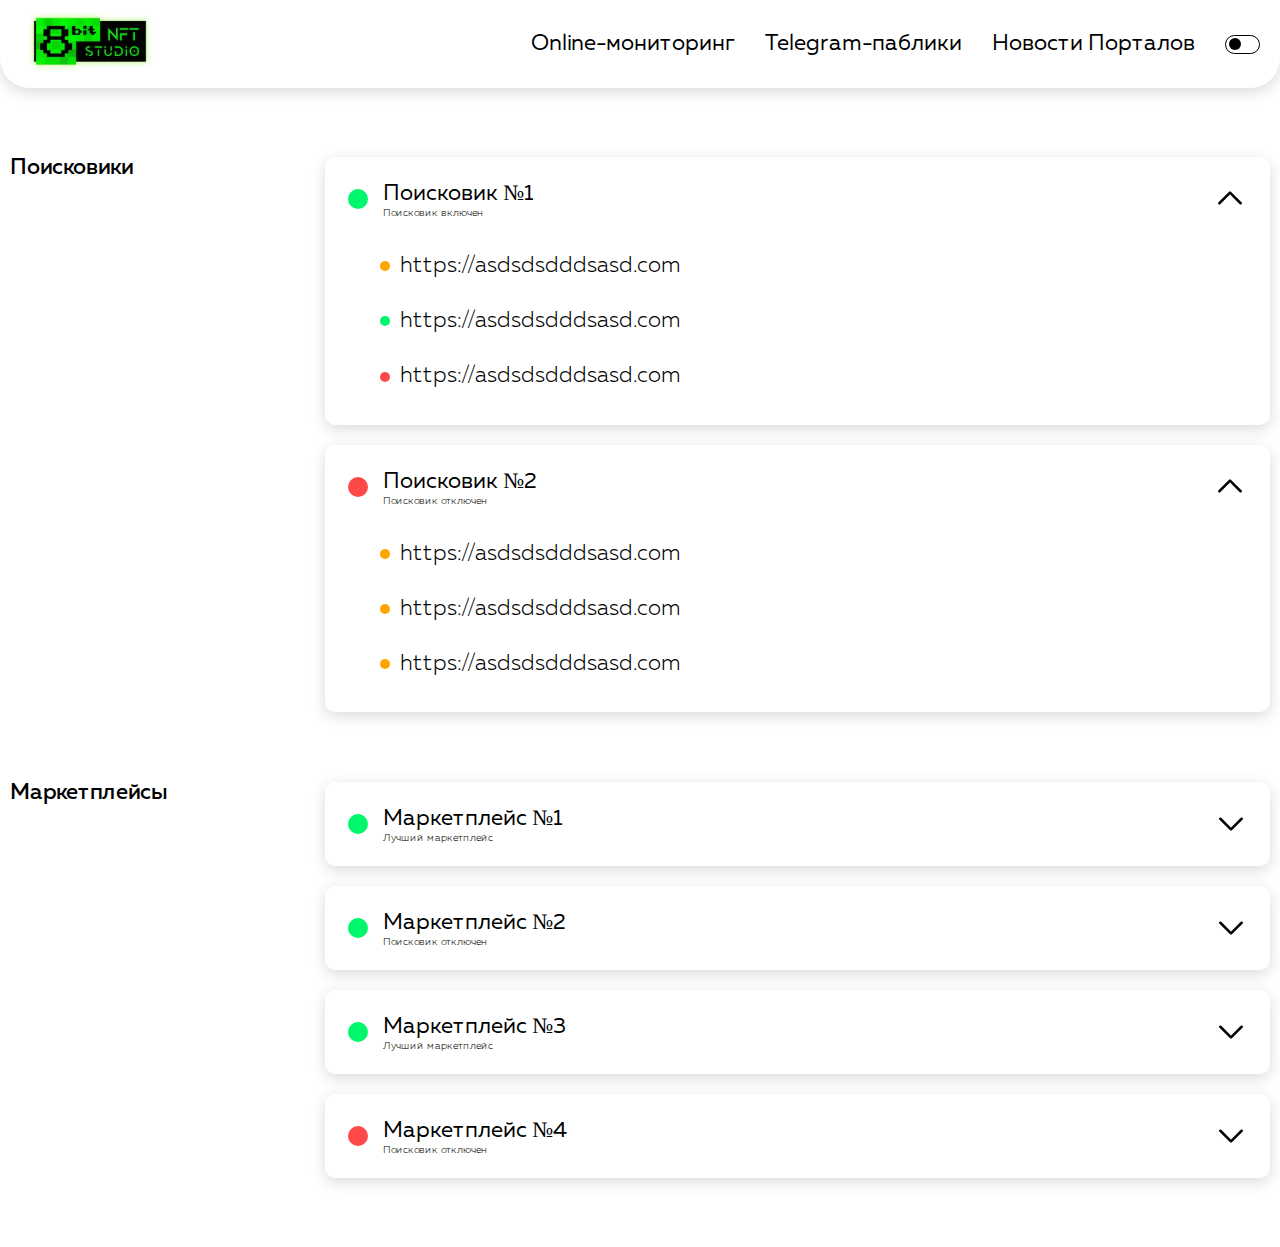
<file: index.html>
<!DOCTYPE html>
<html lang="ru">

<head>
	<title>Главная</title>
	<meta charset="UTF-8">
	<meta name="format-detection" content="telephone=no">
	<style>
		body {
			opacity: 0;
		}
	</style>
	<link rel="fonts" href="css/fonts/MullerRegular.woff2">
	<link rel="stylesheet" href="css/style.min.css?_v=20230219235100">
	<link rel="shortcut icon" href="img/favicon.svg">
	<!-- <meta name="robots" content="noindex, nofollow"> -->
	<meta name="viewport" content="width=device-width, initial-scale=1.0">
	<meta name="description" content="Описание страницы сайта.">
</head>

<body>
	<div class="wrapper">
		<picture><source srcset="img/bg.webp" type="image/webp"><img src="img/bg.jpg" class="background" alt="Фон"></picture>
		<header class="header">
			<h1 hidden>8-bit - NFT STUDIO</h1>
			<nav class="header__container">
				<a href="index.html" class="header__logo" title="Логотип компании">
					<picture><source srcset="img/logo-new4.webp" type="image/webp"><img width="140" height="64" src="img/logo-new4.png" alt=""></picture>
					<!-- <picture><source srcset="img/logo-new3.webp" type="image/webp"><img width="140" height="64" src="img/logo-new3.png" alt=""></picture> -->
					<!-- <picture><source srcset="img/logo.webp" type="image/webp"><img height="35px" width="140px" src="img/logo.jpg" class="header__logo-img" alt="Логотип компании"></picture> -->
					<!-- <picture><source srcset="img/logo-dark.webp" type="image/webp"><img height="35px" width="140px" src="img/logo-dark.jpg" class="header__logo-img-dark" alt="Логотип компании"></picture> -->
				</a>
				<ul class="header__menu">
					<li class="header__link"><a href="index.html">Online-мониторинг</a></li>
					<li class="header__link"><a href="publics.html">Telegram-паблики</a></li>
					<li class="header__link"><a href="news.html">Новости Порталов</a></li>
				</ul>
				<button id="theme-switcher" class="header__language" title="Сменить тему" type="button"><span></span></button>
				<div title="Меню" type="button" class="header__hamburger hamburger icon-menu">
					<div class="hamburger__lines">
						<span></span>
						<span></span>
						<span></span>
					</div>
					<div class="hamburger__cross">
						<span></span>
						<span></span>
					</div>
				</div>
			</nav>
		</header>
		<main class="page">
			<div class="page__container">
				<section class="page__searchers spoilers">
					<h2 class="spoilers__title">Поисковики</h2>
					<div data-spollers class="spoilers__content">
						<div class="spoilers__item">
							<button type="button" data-spoller class="spoilers__button btn-green _spoller-active">
								<span>
									<h3 class="spoilers__subtitle">Поисковик №1</h3>
									<h4 class="spoilers__label">Поисковик включен</h4>
								</span>
							</button>
							<ul class="spoilers__body">
								<li class="spoilers__link link-orange"><a href="#">https://asdsdsdddsasd.com</a></li>
								<li class="spoilers__link link-green"><a href="#">https://asdsdsdddsasd.com</a></li>
								<li class="spoilers__link link-red"><a href="#">https://asdsdsdddsasd.com</a></li>
							</ul>
						</div>
						<div class="spoilers__item">
							<button type="button" data-spoller class="spoilers__button btn-red _spoller-active">
								<span>
									<h3 class="spoilers__subtitle">Поисковик №2</h3>
									<h4 class="spoilers__label">Поисковик отключен</h4>
								</span>
							</button>
							<ul class="spoilers__body">
								<li class="spoilers__link link-orange"><a href="#">https://asdsdsdddsasd.com</a></li>
								<li class="spoilers__link link-orange"><a href="#">https://asdsdsdddsasd.com</a></li>
								<li class="spoilers__link link-orange"><a href="#">https://asdsdsdddsasd.com</a></li>
							</ul>
						</div>
					</div>
				</section>
				<section class="page__marketplaces spoilers">
					<h2 class="spoilers__title">Маркетплейсы</h2>
					<div data-spollers class="spoilers__content">
						<div class="spoilers__item">
							<button type="button" data-spoller class="spoilers__button btn-green">
								<span>
									<h3 class="spoilers__subtitle">Маркетплейс №1</h3>
									<h4 class="spoilers__label">Лучший маркетплейс</h4>
								</span>
							</button>
							<ul class="spoilers__body">
								<li class="spoilers__link link-green"><a href="#">https://asdsdsdddsasd.com</a></li>
								<li class="spoilers__link link-green"><a href="#">https://asdsdsdddsasd.com</a></li>
								<li class="spoilers__link link-green"><a href="#">https://asdsdsdddsasd.com</a></li>
							</ul>
						</div>
						<div class="spoilers__item">
							<button type="button" data-spoller class="spoilers__button btn-green">
								<span>
									<h3 class="spoilers__subtitle">Маркетплейс №2</h3>
									<h4 class="spoilers__label">Поисковик отключен</h4>
								</span>
							</button>
							<ul class="spoilers__body">
								<li class="spoilers__link link-red"><a href="#">https://asdsdsdddsasd.com</a></li>
								<li class="spoilers__link link-red"><a href="#">https://asdsdsdddsasd.com</a></li>
								<li class="spoilers__link link-red"><a href="#">https://asdsdsdddsasd.com</a></li>
							</ul>
						</div>
						<div class="spoilers__item">
							<button type="button" data-spoller class="spoilers__button btn-green">
								<span>
									<h3 class="spoilers__subtitle">Маркетплейс №3</h3>
									<h4 class="spoilers__label">Лучший маркетплейс</h4>
								</span>
							</button>
							<ul class="spoilers__body">
								<li class="spoilers__link link-red"><a href="#">https://asdsdsdddsasd.com</a></li>
								<li class="spoilers__link link-green"><a href="#">https://asdsdsdddsasd.com</a></li>
								<li class="spoilers__link link-green"><a href="#">https://asdsdsdddsasd.com</a></li>
							</ul>
						</div>
						<div class="spoilers__item">
							<button type="button" data-spoller class="spoilers__button btn-red">
								<span>
									<h3 class="spoilers__subtitle">Маркетплейс №4</h3>
									<h4 class="spoilers__label">Поисковик отключен</h4>
								</span>
							</button>
							<ul class="spoilers__body">
								<li class="spoilers__link link-green"><a href="#">https://asdsdsdddsasd.com</a></li>
								<li class="spoilers__link link-green"><a href="#">https://asdsdsdddsasd.com</a></li>
								<li class="spoilers__link link-green"><a href="#">https://asdsdsdddsasd.com</a></li>
							</ul>
						</div>
					</div>
				</section>
			</div>
		</main>
	</div>
	<script src="js/app.min.js?_v=20230219235100"></script>
</body>

</html>
</file>
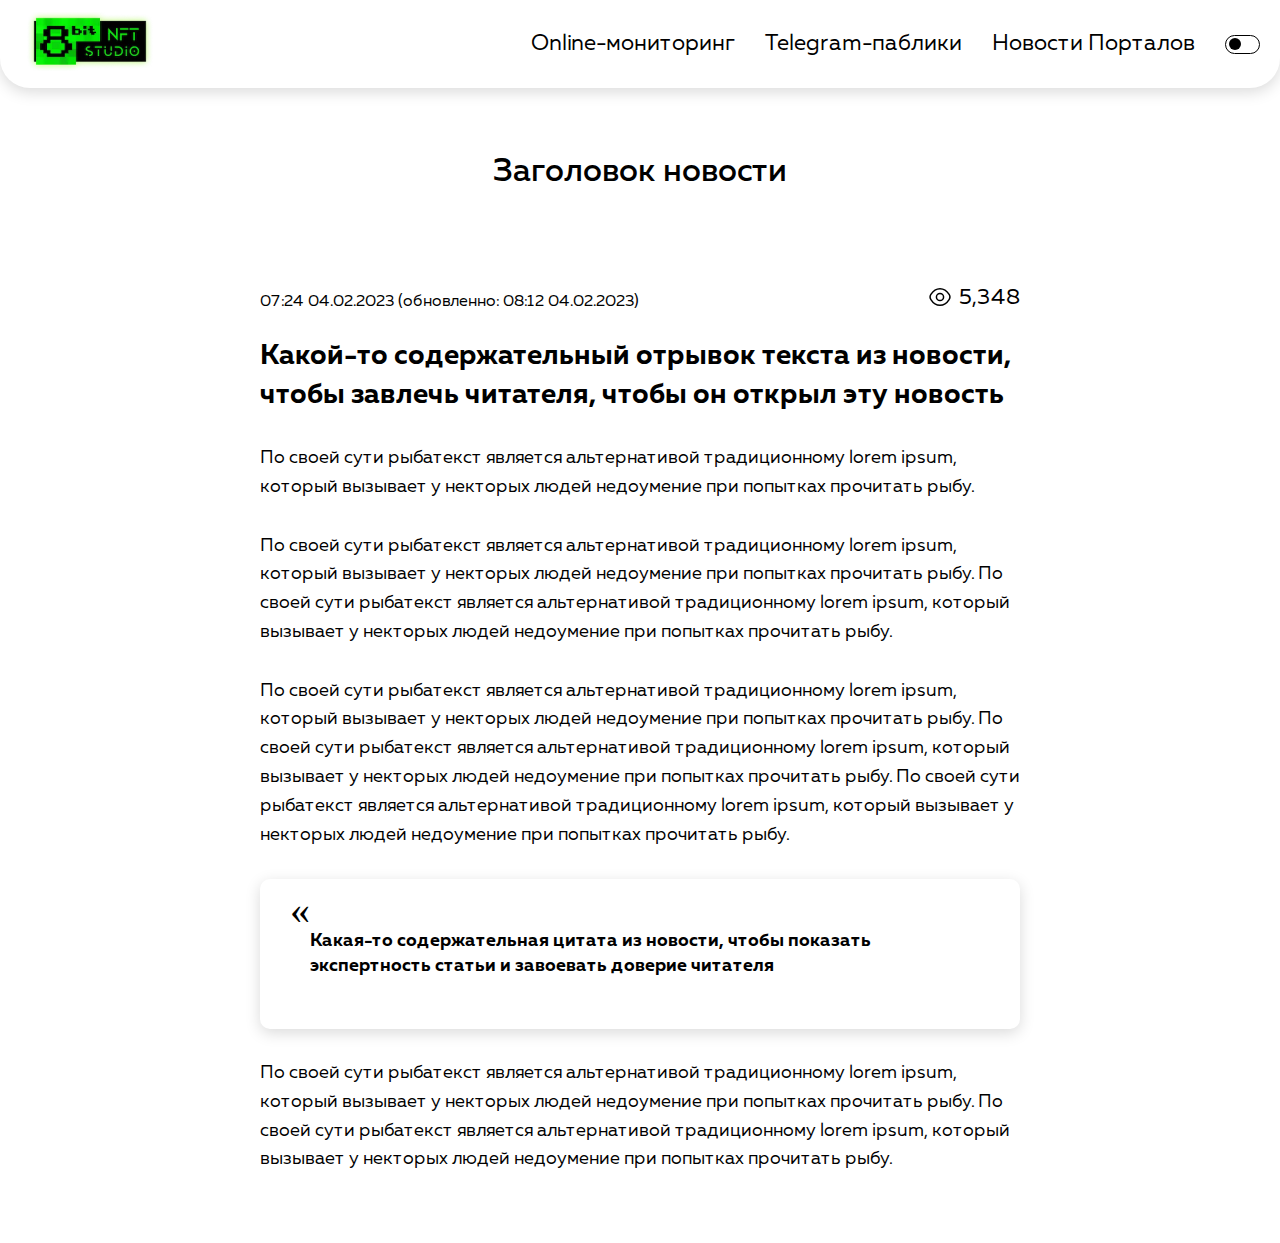
<file: article.html>
<!DOCTYPE html>
<html lang="ru">

<head>
	<title>Страница новости</title>
	<meta charset="UTF-8">
	<meta name="format-detection" content="telephone=no">
	<style>
		body {
			opacity: 0;
		}
	</style>
	<link rel="fonts" href="css/fonts/MullerRegular.woff2">
	<link rel="stylesheet" href="css/style.min.css?_v=20230219235100">
	<link rel="shortcut icon" href="img/favicon.svg">
	<!-- <meta name="robots" content="noindex, nofollow"> -->
	<meta name="viewport" content="width=device-width, initial-scale=1.0">
	<meta name="description" content="Описание страницы сайта.">
</head>

<body>
	<div class="wrapper">
		<picture><source srcset="img/bg.webp" type="image/webp"><img hidden src="img/bg.jpg" class="background" alt="Фон"></picture>
		<header class="header">
			<h1 hidden>8-bit - NFT STUDIO</h1>
			<nav class="header__container">
				<a href="index.html" class="header__logo" title="Логотип компании">
					<picture><source srcset="img/logo-new4.webp" type="image/webp"><img width="140" height="64" src="img/logo-new4.png" alt=""></picture>
					<!-- <picture><source srcset="img/logo-new3.webp" type="image/webp"><img width="140" height="64" src="img/logo-new3.png" alt=""></picture> -->
					<!-- <picture><source srcset="img/logo.webp" type="image/webp"><img height="35px" width="140px" src="img/logo.jpg" class="header__logo-img" alt="Логотип компании"></picture> -->
					<!-- <picture><source srcset="img/logo-dark.webp" type="image/webp"><img height="35px" width="140px" src="img/logo-dark.jpg" class="header__logo-img-dark" alt="Логотип компании"></picture> -->
				</a>
				<ul class="header__menu">
					<li class="header__link"><a href="index.html">Online-мониторинг</a></li>
					<li class="header__link"><a href="publics.html">Telegram-паблики</a></li>
					<li class="header__link"><a href="news.html">Новости Порталов</a></li>
				</ul>
				<button id="theme-switcher" class="header__language" title="Сменить тему" type="button"><span></span></button>
				<div title="Меню" type="button" class="header__hamburger hamburger icon-menu">
					<div class="hamburger__lines">
						<span></span>
						<span></span>
						<span></span>
					</div>
					<div class="hamburger__cross">
						<span></span>
						<span></span>
					</div>
				</div>
			</nav>
		</header>
		<main class="page article">
			<div class="article__container">
				<h2 class="article__title">Заголовок новости</h2>
				<div class="article__info">
					<div class="article__date">
						07:24 04.02.2023
						<span>(обновленно: 08:12 04.02.2023)</span>
					</div>
					<div class="article__views">5,348</div>
				</div>
				<h3 class="article__subtitle">Какой-то содержательный отрывок текста из новости, чтобы завлечь читателя, чтобы он открыл эту новость</h3>
				<div class="article__text">
					<p>По своей сути рыбатекст является альтернативой традиционному lorem ipsum, который вызывает у некторых людей недоумение при попытках прочитать рыбу.</p>
					<p>По своей сути рыбатекст является альтернативой традиционному lorem ipsum, который вызывает у некторых людей недоумение при попытках прочитать рыбу. По своей сути рыбатекст является альтернативой традиционному lorem ipsum, который вызывает у некторых людей недоумение при попытках прочитать рыбу.</p>
					<p>По своей сути рыбатекст является альтернативой традиционному lorem ipsum, который вызывает у некторых людей недоумение при попытках прочитать рыбу. По своей сути рыбатекст является альтернативой традиционному lorem ipsum, который вызывает у некторых людей недоумение при попытках прочитать рыбу. По своей сути рыбатекст является альтернативой традиционному lorem ipsum, который вызывает у некторых людей недоумение при попытках прочитать рыбу.</p>
					<p class="article__text-decorated">Какая-то содержательная цитата из новости, чтобы показать экспертность статьи и завоевать доверие читателя</p>
					<p>По своей сути рыбатекст является альтернативой традиционному lorem ipsum, который вызывает у некторых людей недоумение при попытках прочитать рыбу. По своей сути рыбатекст является альтернативой традиционному lorem ipsum, который вызывает у некторых людей недоумение при попытках прочитать рыбу.</p>
				</div>
			</div>
		</main>
	</div>
	<script src="js/app.min.js?_v=20230219235100"></script>
</body>

</html>
</file>
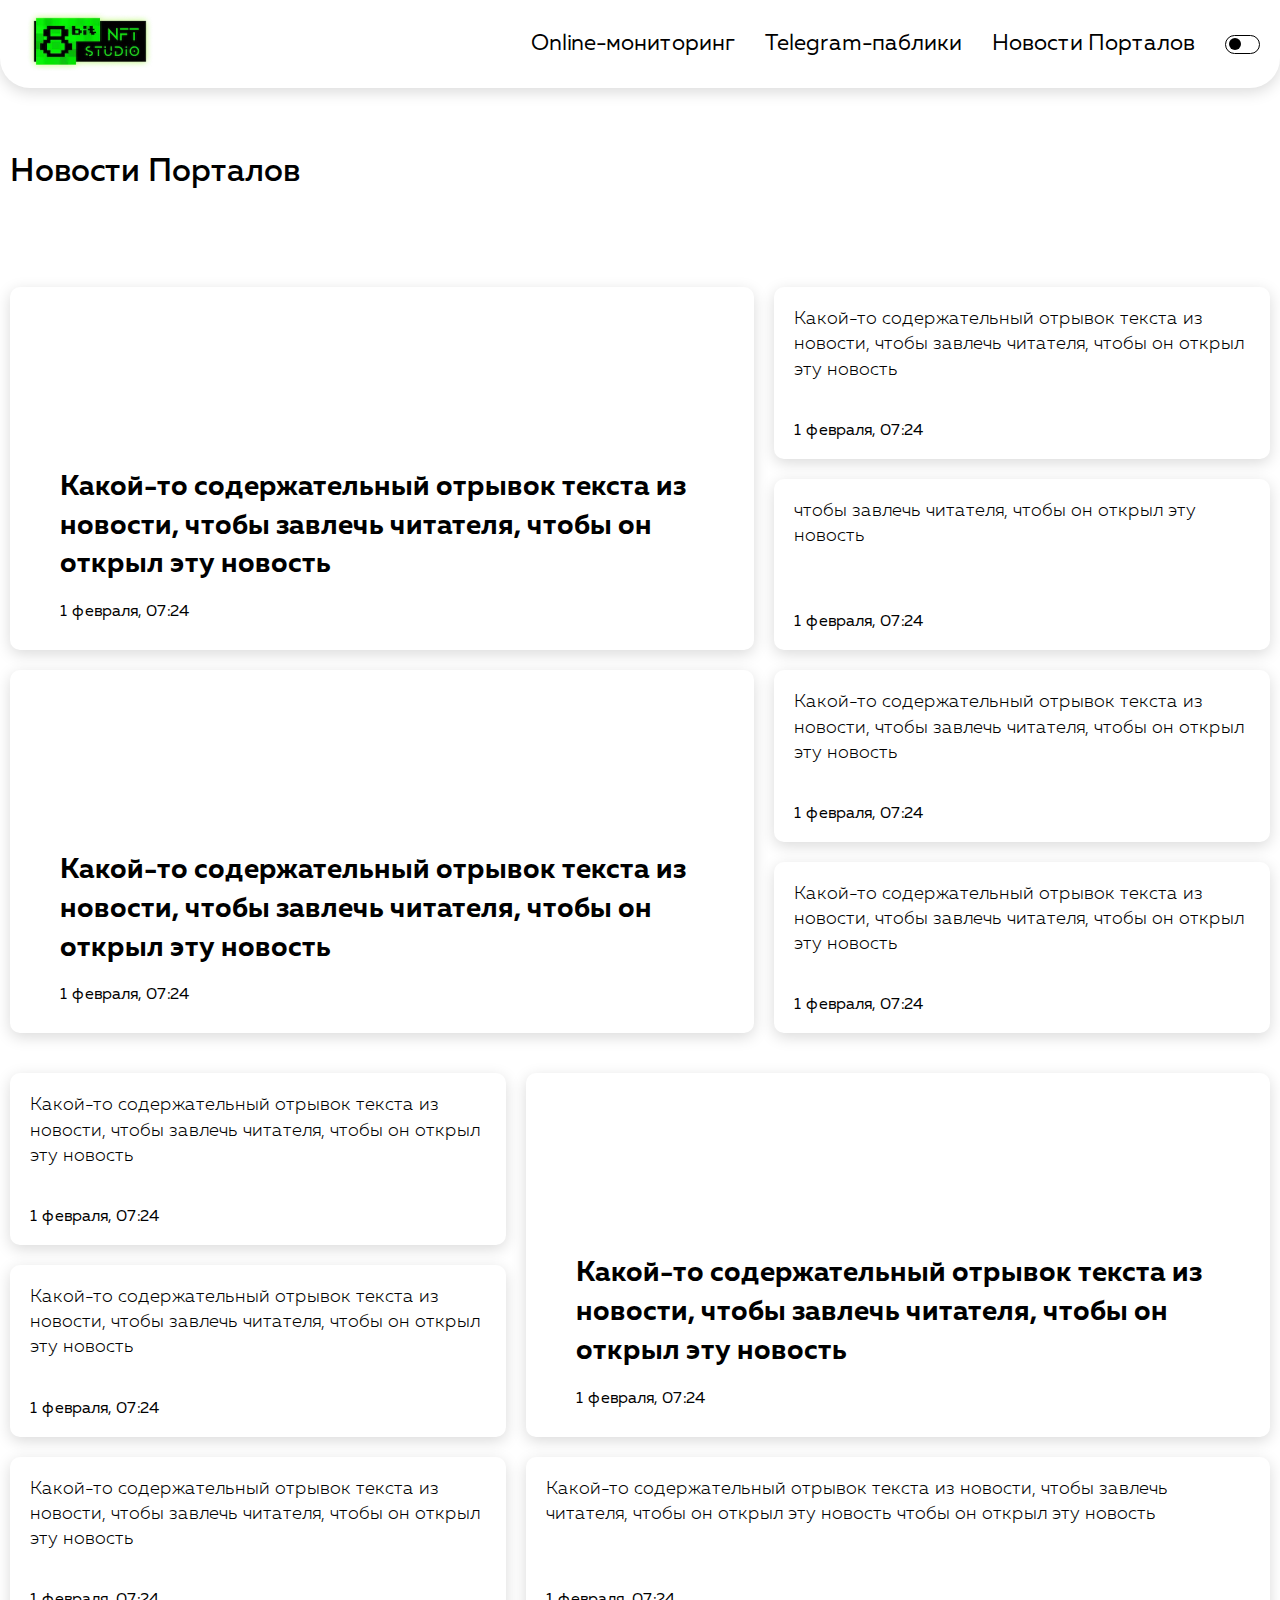
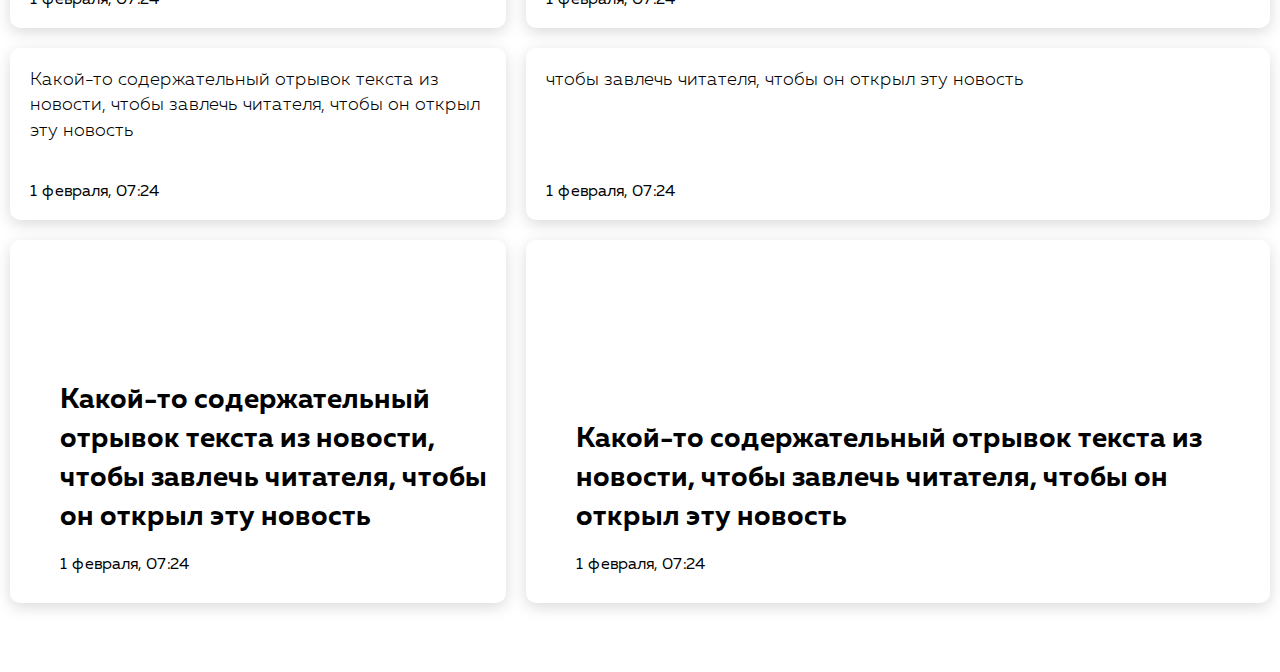
<file: news.html>
<!DOCTYPE html>
<html lang="ru">

<head>
	<title>Новости</title>
	<meta charset="UTF-8">
	<meta name="format-detection" content="telephone=no">
	<style>
		body {
			opacity: 0;
		}
	</style>
	<link rel="fonts" href="css/fonts/MullerRegular.woff2">
	<link rel="stylesheet" href="css/style.min.css?_v=20230219235100">
	<link rel="shortcut icon" href="img/favicon.svg">
	<!-- <meta name="robots" content="noindex, nofollow"> -->
	<meta name="viewport" content="width=device-width, initial-scale=1.0">
	<meta name="description" content="Описание страницы сайта.">
</head>

<body>
	<div class="wrapper">
		<picture><source srcset="img/bg.webp" type="image/webp"><img hidden src="img/bg.jpg" class="background" alt="Фон"></picture>
		<header class="header">
			<h1 hidden>8-bit - NFT STUDIO</h1>
			<nav class="header__container">
				<a href="index.html" class="header__logo" title="Логотип компании">
					<picture><source srcset="img/logo-new4.webp" type="image/webp"><img width="140" height="64" src="img/logo-new4.png" alt=""></picture>
					<!-- <picture><source srcset="img/logo-new3.webp" type="image/webp"><img width="140" height="64" src="img/logo-new3.png" alt=""></picture> -->
					<!-- <picture><source srcset="img/logo.webp" type="image/webp"><img height="35px" width="140px" src="img/logo.jpg" class="header__logo-img" alt="Логотип компании"></picture> -->
					<!-- <picture><source srcset="img/logo-dark.webp" type="image/webp"><img height="35px" width="140px" src="img/logo-dark.jpg" class="header__logo-img-dark" alt="Логотип компании"></picture> -->
				</a>
				<ul class="header__menu">
					<li class="header__link"><a href="index.html">Online-мониторинг</a></li>
					<li class="header__link"><a href="publics.html">Telegram-паблики</a></li>
					<li class="header__link"><a href="news.html">Новости Порталов</a></li>
				</ul>
				<button id="theme-switcher" class="header__language" title="Сменить тему" type="button"><span></span></button>
				<div title="Меню" type="button" class="header__hamburger hamburger icon-menu">
					<div class="hamburger__lines">
						<span></span>
						<span></span>
						<span></span>
					</div>
					<div class="hamburger__cross">
						<span></span>
						<span></span>
					</div>
				</div>
			</nav>
		</header>
		<main class="page news">
			<div class="news__container">
				<h2 class="news__title">Новости Порталов</h2>
				<div class="news__body">
					<ul class="news__list">
						<li class="news__item news__item_big">
							<a href="article.html">
								<h3 class="news__name">Какой-то содержательный отрывок текста из новости, чтобы завлечь читателя, чтобы он открыл эту новость</h3>
								<div class="news__time">
									<span class="news__date">1 февраля,</span>
									07:24
								</div>
							</a>
						</li>
						<li class="news__item">
							<a href="article.html">
								<h3 class="news__name">Какой-то содержательный отрывок текста из новости, чтобы завлечь читателя, чтобы он открыл эту новость</h3>
								<div class="news__time">
									<span class="news__date">1 февраля,</span>
									07:24
								</div>
							</a>
						</li>
						<li class="news__item">
							<a href="article.html">
								<h3 class="news__name">чтобы завлечь читателя, чтобы он открыл эту новость</h3>
								<div class="news__time">
									<span class="news__date">1 февраля,</span>
									07:24
								</div>
							</a>
						</li>
						<li class="news__item news__item_big">
							<a href="article.html">
								<h3 class="news__name">Какой-то содержательный отрывок текста из новости, чтобы завлечь читателя, чтобы он открыл эту новость</h3>
								<div class="news__time">
									<span class="news__date">1 февраля,</span>
									07:24
								</div>
							</a>
						</li>
						<li class="news__item">
							<a href="article.html">
								<h3 class="news__name">Какой-то содержательный отрывок текста из новости, чтобы завлечь читателя, чтобы он открыл эту новость</h3>
								<div class="news__time">
									<span class="news__date">1 февраля,</span>
									07:24
								</div>
							</a>
						</li>
						<li class="news__item">
							<a href="article.html">
								<h3 class="news__name">Какой-то содержательный отрывок текста из новости, чтобы завлечь читателя, чтобы он открыл эту новость</h3>
								<div class="news__time">
									<span class="news__date">1 февраля,</span>
									07:24
								</div>
							</a>
						</li>
					</ul>
					<ul class="news__list">
						<li class="news__item">
							<a href="article.html">
								<h3 class="news__name">Какой-то содержательный отрывок текста из новости, чтобы завлечь читателя, чтобы он открыл эту новость</h3>
								<div class="news__time">
									<span class="news__date">1 февраля,</span>
									07:24
								</div>
							</a>
						</li>
						<li class="news__item news__item_big">
							<a href="article.html">
								<h3 class="news__name">Какой-то содержательный отрывок текста из новости, чтобы завлечь читателя, чтобы он открыл эту новость</h3>
								<div class="news__time">
									<span class="news__date">1 февраля,</span>
									07:24
								</div>
							</a>
						</li>
						<li class="news__item">
							<a href="article.html">
								<h3 class="news__name">Какой-то содержательный отрывок текста из новости, чтобы завлечь читателя, чтобы он открыл эту новость</h3>
								<div class="news__time">
									<span class="news__date">1 февраля,</span>
									07:24
								</div>
							</a>
						</li>
						<li class="news__item">
							<a href="article.html">
								<h3 class="news__name">Какой-то содержательный отрывок текста из новости, чтобы завлечь читателя, чтобы он открыл эту новость</h3>
								<div class="news__time">
									<span class="news__date">1 февраля,</span>
									07:24
								</div>
							</a>
						</li>
						<li class="news__item">
							<a href="article.html">
								<h3 class="news__name">Какой-то содержательный отрывок текста из новости, чтобы завлечь читателя, чтобы он открыл эту новость чтобы он открыл эту новость</h3>
								<div class="news__time">
									<span class="news__date">1 февраля,</span>
									07:24
								</div>
							</a>
						</li>
						<li class="news__item">
							<a href="article.html">
								<h3 class="news__name">Какой-то содержательный отрывок текста из новости, чтобы завлечь читателя, чтобы он открыл эту новость</h3>
								<div class="news__time">
									<span class="news__date">1 февраля,</span>
									07:24
								</div>
							</a>
						</li>
						<li class="news__item">
							<a href="article.html">
								<h3 class="news__name">чтобы завлечь читателя, чтобы он открыл эту новость</h3>
								<div class="news__time">
									<span class="news__date">1 февраля,</span>
									07:24
								</div>
							</a>
						</li>
						<li class="news__item news__item_big">
							<a href="article.html">
								<h3 class="news__name">Какой-то содержательный отрывок текста из новости, чтобы завлечь читателя, чтобы он открыл эту новость</h3>
								<div class="news__time">
									<span class="news__date">1 февраля,</span>
									07:24
								</div>
							</a>
						</li>
						<li class="news__item news__item_big">
							<a href="article.html">
								<h3 class="news__name">Какой-то содержательный отрывок текста из новости, чтобы завлечь читателя, чтобы он открыл эту новость</h3>
								<div class="news__time">
									<span class="news__date">1 февраля,</span>
									07:24
								</div>
							</a>
						</li>
					</ul>
				</div>
			</div>
		</main>
	</div>
	<script src="js/app.min.js?_v=20230219235100"></script>
</body>

</html>
</file>
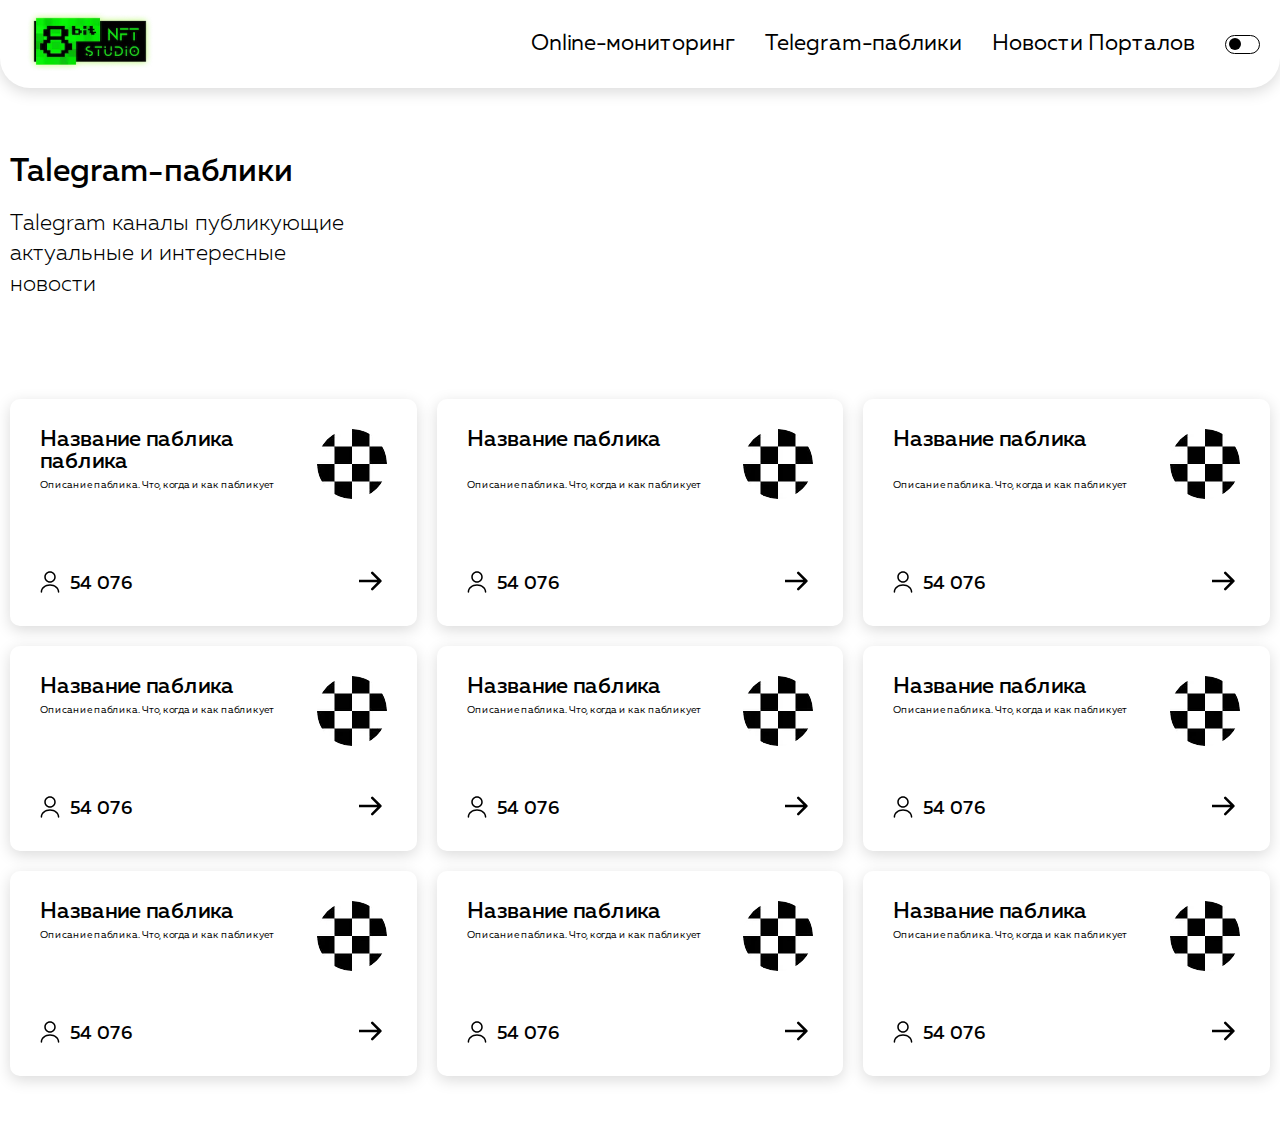
<file: publics.html>
<!DOCTYPE html>
<html lang="ru">

<head>
	<title>Телеграм паблики</title>
	<meta charset="UTF-8">
	<meta name="format-detection" content="telephone=no">
	<style>
		body {
			opacity: 0;
		}
	</style>
	<link rel="fonts" href="css/fonts/MullerRegular.woff2">
	<link rel="stylesheet" href="css/style.min.css?_v=20230219235100">
	<link rel="shortcut icon" href="img/favicon.svg">
	<!-- <meta name="robots" content="noindex, nofollow"> -->
	<meta name="viewport" content="width=device-width, initial-scale=1.0">
	<meta name="description" content="Описание страницы сайта.">
</head>

<body>
	<div class="wrapper">
		<picture><source srcset="img/bg.webp" type="image/webp"><img hidden src="img/bg.jpg" class="background" alt="Фон"></picture>
		<header class="header">
			<h1 hidden>8-bit - NFT STUDIO</h1>
			<nav class="header__container">
				<a href="index.html" class="header__logo" title="Логотип компании">
					<picture><source srcset="img/logo-new4.webp" type="image/webp"><img width="140" height="64" src="img/logo-new4.png" alt=""></picture>
					<!-- <picture><source srcset="img/logo-new3.webp" type="image/webp"><img width="140" height="64" src="img/logo-new3.png" alt=""></picture> -->
					<!-- <picture><source srcset="img/logo.webp" type="image/webp"><img height="35px" width="140px" src="img/logo.jpg" class="header__logo-img" alt="Логотип компании"></picture> -->
					<!-- <picture><source srcset="img/logo-dark.webp" type="image/webp"><img height="35px" width="140px" src="img/logo-dark.jpg" class="header__logo-img-dark" alt="Логотип компании"></picture> -->
				</a>
				<ul class="header__menu">
					<li class="header__link"><a href="index.html">Online-мониторинг</a></li>
					<li class="header__link"><a href="publics.html">Telegram-паблики</a></li>
					<li class="header__link"><a href="news.html">Новости Порталов</a></li>
				</ul>
				<button id="theme-switcher" class="header__language" title="Сменить тему" type="button"><span></span></button>
				<div title="Меню" type="button" class="header__hamburger hamburger icon-menu">
					<div class="hamburger__lines">
						<span></span>
						<span></span>
						<span></span>
					</div>
					<div class="hamburger__cross">
						<span></span>
						<span></span>
					</div>
				</div>
			</nav>
		</header>
		<main class="page publics">
			<div class="publics__container">
				<h2 class="publics__title">Talegram-паблики</h2>
				<p class="publics__text">Talegram каналы публикующие актуальные и интересные новости</p>
				<ul class="publics__list">
					<li class="publics__item public">
						<a href="#">
							<div class="public__content">
								<h3 class="public__name">Название паблика паблика</h3>
								<p class="public__text">Описание паблика. Что, когда и как пабликует</p>
								<div class="public__views">54 076</div>
							</div>
							<div class="public__image"><picture><source srcset="img/circle.webp" type="image/webp"><img width="70" height="70" src="img/circle.jpg" alt="Изображение паблика"></picture></div>
						</a>
					</li>
					<li class="publics__item public">
						<a href="#">
							<div class="public__content">
								<h3 class="public__name">Название паблика</h3>
								<p class="public__text">Описание паблика. Что, когда и как пабликует</p>
								<div class="public__views">54 076</div>
							</div>
							<div class="public__image"><picture><source srcset="img/circle.webp" type="image/webp"><img width="70" height="70" src="img/circle.jpg" alt="Изображение паблика"></picture></div>
						</a>
					</li>
					<li class="publics__item public">
						<a href="#">
							<div class="public__content">
								<h3 class="public__name">Название паблика</h3>
								<p class="public__text">Описание паблика. Что, когда и как пабликует</p>
								<div class="public__views">54 076</div>
							</div>
							<div class="public__image"><picture><source srcset="img/circle.webp" type="image/webp"><img width="70" height="70" src="img/circle.jpg" alt="Изображение паблика"></picture></div>
						</a>
					</li>
					<li class="publics__item public">
						<a href="#">
							<div class="public__content">
								<h3 class="public__name">Название паблика</h3>
								<p class="public__text">Описание паблика. Что, когда и как пабликует</p>
								<div class="public__views">54 076</div>
							</div>
							<div class="public__image"><picture><source srcset="img/circle.webp" type="image/webp"><img width="70" height="70" src="img/circle.jpg" alt="Изображение паблика"></picture></div>
						</a>
					</li>
					<li class="publics__item public">
						<a href="#">
							<div class="public__content">
								<h3 class="public__name">Название паблика</h3>
								<p class="public__text">Описание паблика. Что, когда и как пабликует</p>
								<div class="public__views">54 076</div>
							</div>
							<div class="public__image"><picture><source srcset="img/circle.webp" type="image/webp"><img width="70" height="70" src="img/circle.jpg" alt="Изображение паблика"></picture></div>
						</a>
					</li>
					<li class="publics__item public">
						<a href="#">
							<div class="public__content">
								<h3 class="public__name">Название паблика</h3>
								<p class="public__text">Описание паблика. Что, когда и как пабликует</p>
								<div class="public__views">54 076</div>
							</div>
							<div class="public__image"><picture><source srcset="img/circle.webp" type="image/webp"><img width="70" height="70" src="img/circle.jpg" alt="Изображение паблика"></picture></div>
						</a>
					</li>
					<li class="publics__item public">
						<a href="#">
							<div class="public__content">
								<h3 class="public__name">Название паблика</h3>
								<p class="public__text">Описание паблика. Что, когда и как пабликует</p>
								<div class="public__views">54 076</div>
							</div>
							<div class="public__image"><picture><source srcset="img/circle.webp" type="image/webp"><img width="70" height="70" src="img/circle.jpg" alt="Изображение паблика"></picture></div>
						</a>
					</li>
					<li class="publics__item public">
						<a href="#">
							<div class="public__content">
								<h3 class="public__name">Название паблика</h3>
								<p class="public__text">Описание паблика. Что, когда и как пабликует</p>
								<div class="public__views">54 076</div>
							</div>
							<div class="public__image"><picture><source srcset="img/circle.webp" type="image/webp"><img width="70" height="70" src="img/circle.jpg" alt="Изображение паблика"></picture></div>
						</a>
					</li>
					<li class="publics__item public">
						<a href="#">
							<div class="public__content">
								<h3 class="public__name">Название паблика</h3>
								<p class="public__text">Описание паблика. Что, когда и как пабликует</p>
								<div class="public__views">54 076</div>
							</div>
							<div class="public__image"><picture><source srcset="img/circle.webp" type="image/webp"><img width="70" height="70" src="img/circle.jpg" alt="Изображение паблика"></picture></div>
						</a>
					</li>
				</ul>
			</div>
		</main>
	</div>
	<script src="js/app.min.js?_v=20230219235100"></script>
</body>

</html>
</file>
<file: css/style.min.css>
@charset "UTF-8";@font-face{font-family:Muller;font-display:swap;src:url(../fonts/MullerBold.woff2) format("woff2"),url(../fonts/MullerBold.woff) format("woff");font-weight:600;font-style:normal}@font-face{font-family:Muller;font-display:swap;src:url(../fonts/MullerLight.woff2) format("woff2"),url(../fonts/MullerLight.woff) format("woff");font-weight:300;font-style:normal}@font-face{font-family:Muller;font-display:swap;src:url(../fonts/MullerRegular.woff2) format("woff2"),url(../fonts/MullerRegular.woff) format("woff");font-weight:400;font-style:normal}@font-face{font-family:Muller;font-display:swap;src:url(../fonts/MullerMedium.woff2) format("woff2"),url(../fonts/MullerMedium.woff) format("woff");font-weight:500;font-style:normal}*{padding:0;margin:0;border:0}*,:after,:before{-webkit-box-sizing:border-box;box-sizing:border-box}:active,:focus{outline:0}ins{text-decoration:none}bdi{text-decoration:none}body,html{height:100%;min-width:320px}body{color:#000;line-height:1;font-family:Muller;font-size:1.375rem;caret-color:transparent;-ms-text-size-adjust:100%;-moz-text-size-adjust:100%;-webkit-text-size-adjust:100%;-webkit-font-smoothing:antialiased;-moz-osx-font-smoothing:grayscale}button,input,textarea{font-family:Muller;font-size:inherit}button{cursor:pointer;color:inherit;background-color:inherit}a{color:inherit}a:link,a:visited{text-decoration:none}a:hover{text-decoration:none}ul li{list-style:none}img{vertical-align:top}h1,h2,h3,h4,h5,h6{font-weight:inherit;font-size:inherit}.lock body{overflow:hidden;-ms-touch-action:none;touch-action:none;-ms-scroll-chaining:none;overscroll-behavior:none}.loaded body{opacity:1}.wrapper{min-height:100%;display:-webkit-box;display:-ms-flexbox;display:flex;-webkit-box-orient:vertical;-webkit-box-direction:normal;-ms-flex-direction:column;flex-direction:column;overflow:hidden;position:relative}.wrapper>main{-webkit-box-flex:1;-ms-flex:1 1 auto;flex:1 1 auto}.wrapper>*{min-width:0}.dark .wrapper{background-color:#000}.background{position:fixed;top:0;left:0;width:100%;height:100%;z-index:-1;-o-object-fit:cover;object-fit:cover;display:none}.dark .background{display:block}[class*=__container]{max-width:80rem;-webkit-box-sizing:content-box;box-sizing:content-box;margin:0 auto;padding:0 .625rem}.header{-webkit-box-shadow:0 4px 15px rgba(0,0,0,.15);box-shadow:0 4px 15px rgba(0,0,0,.15);border-radius:0 0 30px 30px}.dark .header{-webkit-box-shadow:none;box-shadow:none;border-radius:none}.header__container{display:-webkit-box;display:-ms-flexbox;display:flex;-webkit-box-align:center;-ms-flex-align:center;align-items:center;padding:.75rem 1.25rem;gap:1.25rem;-webkit-box-pack:justify;-ms-flex-pack:justify;justify-content:space-between}.header__logo{-webkit-tap-highlight-color:transparent;z-index:25}.header__menu{display:-webkit-box;display:-ms-flexbox;display:flex;gap:.625rem;-webkit-box-flex:1;-ms-flex:1 1 auto;flex:1 1 auto;-webkit-box-pack:end;-ms-flex-pack:end;justify-content:flex-end}@supports (font-size:clamp(1rem ,-0.2916666667rem + 2.0833333333vw ,1.375rem)){.header__menu{font-size:clamp(1rem ,-.2916666667rem + 2.0833333333vw ,1.375rem)}}@supports not (font-size:clamp(1rem ,-0.2916666667rem + 2.0833333333vw ,1.375rem)){.header__menu{font-size:calc(1rem + .375 * (100vw - 62rem)/ 18)}}.dark .header__menu{color:#fff}.header__link a{padding:.625rem;position:relative}.header__link a::before{content:"";-webkit-transition:-webkit-transform .5s ease 0s;transition:-webkit-transform .5s ease 0s;-o-transition:transform .5s ease 0s;transition:transform .5s ease 0s;transition:transform .5s ease 0s,-webkit-transform .5s ease 0s;position:absolute;bottom:0;left:0;width:100%;height:.1875rem;background-color:#00f66d;-webkit-transform:scale(0);-ms-transform:scale(0);transform:scale(0)}.header__language{width:2.1875rem;height:1.1875rem;border-radius:1.25rem;border:1px solid;position:relative}.header__language::before{position:absolute;border-radius:50%;top:2.5px;-webkit-transition:background-color .3s ease 0s,left .3s ease 0s;-o-transition:background-color .3s ease 0s,left .3s ease 0s;transition:background-color .3s ease 0s,left .3s ease 0s;left:3px;content:"";width:.75rem;height:.75rem;background-color:#000}.dark .header__language{border:1px solid #fff}.dark .header__language::before{background-color:#fff;left:16px}.hamburger{display:none;-webkit-tap-highlight-color:transparent}.hamburger__lines{position:absolute;height:100%;width:100%;top:0;left:0}.hamburger__lines span{width:1.5625rem;height:.125rem;position:relative;margin:.3125rem 0}.hamburger__lines span:nth-child(1){-webkit-transition-delay:.5s;-o-transition-delay:.5s;transition-delay:.5s}.hamburger__lines span:nth-child(2){-webkit-transition-delay:625ms;-o-transition-delay:625ms;transition-delay:625ms}.hamburger__lines span:nth-child(3){-webkit-transition-delay:.75s;-o-transition-delay:.75s;transition-delay:.75s}.hamburger__cross{top:0;left:0;position:absolute;height:150%;width:150%;-webkit-transform:rotate(45deg);-ms-transform:rotate(45deg);transform:rotate(45deg)}.hamburger__cross span:nth-child(1){height:0%;width:2px;position:absolute;left:11px;top:5.5px;-webkit-transition-delay:0s;-o-transition-delay:0s;transition-delay:0s}.hamburger__cross span:nth-child(2){width:0%;height:2px;position:absolute;left:-3px;top:19px;-webkit-transition-delay:.25s;-o-transition-delay:.25s;transition-delay:.25s}.hamburger *{-webkit-transition:height .25s ease-in-out 0s,width .25s ease-in-out 0s;-o-transition:height .25s ease-in-out 0s,width .25s ease-in-out 0s;transition:height .25s ease-in-out 0s,width .25s ease-in-out 0s;-webkit-box-sizing:border-box;box-sizing:border-box}.hamburger span{display:block;background:#000;border-radius:.125rem}.dark .hamburger span{background:#fff}.menu-open .hamburger__lines span{width:0%}.menu-open .hamburger__lines span:nth-child(1){-webkit-transition:height .25s ease-in-out 0s,width .25s ease-in-out 0s;-o-transition:height .25s ease-in-out 0s,width .25s ease-in-out 0s;transition:height .25s ease-in-out 0s,width .25s ease-in-out 0s}.menu-open .hamburger__lines span:nth-child(2){-webkit-transition:height .25s ease-in-out 125ms,width .25s ease-in-out 125ms;-o-transition:height .25s ease-in-out 125ms,width .25s ease-in-out 125ms;transition:height .25s ease-in-out 125ms,width .25s ease-in-out 125ms}.menu-open .hamburger__lines span:nth-child(3){-webkit-transition:height .25s ease-in-out .25s,width .25s ease-in-out .25s;-o-transition:height .25s ease-in-out .25s,width .25s ease-in-out .25s;transition:height .25s ease-in-out .25s,width .25s ease-in-out .25s}.menu-open .hamburger__cross span:nth-child(1){height:100%;-webkit-transition:height .25s ease-in-out 625ms,width .25s ease-in-out 625ms;-o-transition:height .25s ease-in-out 625ms,width .25s ease-in-out 625ms;transition:height .25s ease-in-out 625ms,width .25s ease-in-out 625ms}.menu-open .hamburger__cross span:nth-child(2){width:80%;-webkit-transition:height .25s ease-in-out 375ms,width .25s ease-in-out 375ms;-o-transition:height .25s ease-in-out 375ms,width .25s ease-in-out 375ms;transition:height .25s ease-in-out 375ms,width .25s ease-in-out 375ms}@supports (padding-top:clamp(1.25rem ,0.2295918367rem + 5.1020408163vw ,4.375rem)){.page{padding-top:clamp(1.25rem ,.2295918367rem + 5.1020408163vw ,4.375rem)}}@supports not (padding-top:clamp(1.25rem ,0.2295918367rem + 5.1020408163vw ,4.375rem)){.page{padding-top:calc(1.25rem + 3.125 * (100vw - 20rem)/ 61.25)}}@supports (padding-bottom:clamp(1.25rem ,0.2295918367rem + 5.1020408163vw ,4.375rem)){.page{padding-bottom:clamp(1.25rem ,.2295918367rem + 5.1020408163vw ,4.375rem)}}@supports not (padding-bottom:clamp(1.25rem ,0.2295918367rem + 5.1020408163vw ,4.375rem)){.page{padding-bottom:calc(1.25rem + 3.125 * (100vw - 20rem)/ 61.25)}}.spoilers{display:-webkit-box;display:-ms-flexbox;display:flex}@supports (padding-bottom:clamp(1.875rem ,1.0586734694rem + 4.0816326531vw ,4.375rem)){.spoilers:not(:last-child){padding-bottom:clamp(1.875rem ,1.0586734694rem + 4.0816326531vw ,4.375rem)}}@supports not (padding-bottom:clamp(1.875rem ,1.0586734694rem + 4.0816326531vw ,4.375rem)){.spoilers:not(:last-child){padding-bottom:calc(1.875rem + 2.5 * (100vw - 20rem)/ 61.25)}}.spoilers__title{font-weight:500;-webkit-box-flex:0;-ms-flex:0 0 25%;flex:0 0 25%}.dark .spoilers__title{color:#fdc62e}.spoilers__content{width:100%}.spoilers__item{-webkit-box-shadow:0 4px 15px rgba(0,0,0,.15);box-shadow:0 4px 15px rgba(0,0,0,.15);border-radius:10px}.spoilers__item:not(:last-child){margin-bottom:1.25rem}.dark .spoilers__item{background:-webkit-gradient(linear,right top,left top,from(#1e1d1d),to(#2e2e2e));background:-o-linear-gradient(right,#1e1d1d 0,#2e2e2e 100%);background:linear-gradient(270deg,#1e1d1d 0,#2e2e2e 100%)}.spoilers__button{-webkit-tap-highlight-color:transparent;position:relative;display:-webkit-box;display:-ms-flexbox;display:flex;-webkit-box-align:center;-ms-flex-align:center;align-items:center;gap:.9375rem;width:100%}@supports (padding:clamp(0.9375rem ,-0.7847222222rem + 2.7777777778vw ,1.4375rem)){.spoilers__button{padding:clamp(.9375rem ,-.7847222222rem + 2.7777777778vw ,1.4375rem)}}@supports not (padding:clamp(0.9375rem ,-0.7847222222rem + 2.7777777778vw ,1.4375rem)){.spoilers__button{padding:calc(.9375rem + .5 * (100vw - 62rem)/ 18)}}.spoilers__button span{-webkit-box-flex:1;-ms-flex:1 1 auto;flex:1 1 auto;text-align:left}.spoilers__button::before{content:"";width:1.25rem;-webkit-box-flex:0;-ms-flex:0 0 1.25rem;flex:0 0 1.25rem;height:1.25rem;border-radius:50%}.spoilers__button::after{content:"";-webkit-transition:-webkit-transform .3s ease 0s;transition:-webkit-transform .3s ease 0s;-o-transition:transform .3s ease 0s;transition:transform .3s ease 0s;transition:transform .3s ease 0s,-webkit-transform .3s ease 0s;-webkit-box-flex:0;-ms-flex:0 0 2.0625rem;flex:0 0 2.0625rem;width:2.0625rem;height:2.0625rem;background:url("data:image/svg+xml,%3Csvg width=%2724%27 height=%2714%27 fill=%27none%27 xmlns=%27http://www.w3.org/2000/svg%27%3E%3Cpath d=%27M1.375 1.75 12 12.375 22.625 1.75%27 stroke=%27%23000%27 stroke-width=%272.5%27 stroke-linecap=%27round%27 stroke-linejoin=%27round%27/%3E%3C/svg%3E") center no-repeat}.dark .spoilers__button::after{-webkit-filter:invert(1);filter:invert(1)}.spoilers__button._spoller-active::after{-webkit-transform:rotate(-180deg);-ms-transform:rotate(-180deg);transform:rotate(-180deg)}.spoilers__button.btn-green::before{background-color:#00f66d}.spoilers__button.btn-red::before{background-color:#ff4848}.spoilers__subtitle{margin-bottom:.125rem}.dark .spoilers__subtitle{color:#fdc62e}.spoilers__label{font-size:.625rem;font-weight:300}.dark .spoilers__label{color:#fff}.spoilers__body{padding:1.4375rem;padding-top:0}@supports (padding-left:clamp(0.9375rem ,-7.6736111111rem + 13.8888888889vw ,3.4375rem)){.spoilers__body{padding-left:clamp(.9375rem ,-7.6736111111rem + 13.8888888889vw ,3.4375rem)}}@supports not (padding-left:clamp(0.9375rem ,-7.6736111111rem + 13.8888888889vw ,3.4375rem)){.spoilers__body{padding-left:calc(.9375rem + 2.5 * (100vw - 62rem)/ 18)}}.spoilers__link{position:relative;gap:.625rem;display:-webkit-box;display:-ms-flexbox;display:flex;line-height:1.2;-webkit-box-align:center;-ms-flex-align:center;align-items:center}@supports (font-size:clamp(1rem ,0.8775510204rem + 0.612244898vw ,1.375rem)){.spoilers__link{font-size:clamp(1rem ,.8775510204rem + .612244898vw ,1.375rem)}}@supports not (font-size:clamp(1rem ,0.8775510204rem + 0.612244898vw ,1.375rem)){.spoilers__link{font-size:calc(1rem + .375 * (100vw - 20rem)/ 61.25)}}.spoilers__link::before{content:"";-webkit-box-flex:0;-ms-flex:0 0 .625rem;flex:0 0 .625rem;height:.625rem;background-color:#000;border-radius:50%}.spoilers__link.link-green::before{background-color:#00f66d}.spoilers__link.link-red::before{background-color:#ff4848}.spoilers__link.link-orange::before{background-color:orange}.dark .spoilers__link{color:#fff}.spoilers__link:not(:last-child){margin-bottom:.3125rem}.spoilers__link a{padding:.75rem 0;font-weight:300}.publics__title{font-weight:500}@supports (font-size:clamp(1.5625rem ,1.4196428571rem + 0.7142857143vw ,2rem)){.publics__title{font-size:clamp(1.5625rem ,1.4196428571rem + .7142857143vw ,2rem)}}@supports not (font-size:clamp(1.5625rem ,1.4196428571rem + 0.7142857143vw ,2rem)){.publics__title{font-size:calc(1.5625rem + .4375 * (100vw - 20rem)/ 61.25)}}@supports (margin-bottom:clamp(0.3125rem ,0.006377551rem + 1.5306122449vw ,1.25rem)){.publics__title{margin-bottom:clamp(.3125rem ,.006377551rem + 1.5306122449vw ,1.25rem)}}@supports not (margin-bottom:clamp(0.3125rem ,0.006377551rem + 1.5306122449vw ,1.25rem)){.publics__title{margin-bottom:calc(.3125rem + .9375 * (100vw - 20rem)/ 61.25)}}.dark .publics__title{color:#fdc62e}.publics__text{line-height:1.4;font-weight:300;max-width:22.8125rem}@supports (margin-bottom:clamp(1.25rem ,-0.3826530612rem + 8.1632653061vw ,6.25rem)){.publics__text{margin-bottom:clamp(1.25rem ,-.3826530612rem + 8.1632653061vw ,6.25rem)}}@supports not (margin-bottom:clamp(1.25rem ,-0.3826530612rem + 8.1632653061vw ,6.25rem)){.publics__text{margin-bottom:calc(1.25rem + 5 * (100vw - 20rem)/ 61.25)}}@supports (font-size:clamp(1.125rem ,1.0433673469rem + 0.4081632653vw ,1.375rem)){.publics__text{font-size:clamp(1.125rem ,1.0433673469rem + .4081632653vw ,1.375rem)}}@supports not (font-size:clamp(1.125rem ,1.0433673469rem + 0.4081632653vw ,1.375rem)){.publics__text{font-size:calc(1.125rem + .25 * (100vw - 20rem)/ 61.25)}}.dark .publics__text{color:#fff}.publics__list{display:-ms-grid;display:grid;-ms-grid-columns:(1fr)[3];grid-template-columns:repeat(3,1fr);gap:1.25rem}@supports (gap:clamp(0.625rem ,-1.5277777778rem + 3.4722222222vw ,1.25rem)){.publics__list{gap:clamp(.625rem ,-1.5277777778rem + 3.4722222222vw ,1.25rem)}}@supports not (gap:clamp(0.625rem ,-1.5277777778rem + 3.4722222222vw ,1.25rem)){.publics__list{gap:calc(.625rem + .625 * (100vw - 62rem)/ 18)}}.public{-webkit-box-shadow:0 4px 15px rgba(0,0,0,.15);box-shadow:0 4px 15px rgba(0,0,0,.15);border-radius:10px}.loaded .public{-webkit-transition:-webkit-box-shadow .5s ease 0s;transition:-webkit-box-shadow .5s ease 0s;-o-transition:box-shadow .5s ease 0s;transition:box-shadow .5s ease 0s;transition:box-shadow .5s ease 0s,-webkit-box-shadow .5s ease 0s}.public a{display:-webkit-box;display:-ms-flexbox;display:flex;-webkit-box-pack:justify;-ms-flex-pack:justify;justify-content:space-between;gap:.625rem;height:100%}@supports (padding:clamp(0.9375rem ,-2.2916666667rem + 5.2083333333vw ,1.875rem)){.public a{padding:clamp(.9375rem ,-2.2916666667rem + 5.2083333333vw ,1.875rem)}}@supports not (padding:clamp(0.9375rem ,-2.2916666667rem + 5.2083333333vw ,1.875rem)){.public a{padding:calc(.9375rem + .9375 * (100vw - 62rem)/ 18)}}.dark .public{background:-webkit-gradient(linear,right top,left top,from(#1e1d1d),to(#2e2e2e));background:-o-linear-gradient(right,#1e1d1d 0,#2e2e2e 100%);background:linear-gradient(270deg,#1e1d1d 0,#2e2e2e 100%)}.public__content{display:-webkit-box;display:-ms-flexbox;display:flex;-webkit-box-orient:vertical;-webkit-box-direction:normal;-ms-flex-direction:column;flex-direction:column;height:100%}.public__name{font-weight:500;margin-bottom:.3125rem;-webkit-box-flex:1;-ms-flex:1 1 auto;flex:1 1 auto}.dark .public__name{color:#fdc62e}.public__text{font-size:.625rem;line-height:1.4}@supports (margin-bottom:clamp(2.5rem ,1.6836734694rem + 4.0816326531vw ,5rem)){.public__text{margin-bottom:clamp(2.5rem ,1.6836734694rem + 4.0816326531vw ,5rem)}}@supports not (margin-bottom:clamp(2.5rem ,1.6836734694rem + 4.0816326531vw ,5rem)){.public__text{margin-bottom:calc(2.5rem + 2.5 * (100vw - 20rem)/ 61.25)}}.dark .public__text{color:#fff}.public__views{font-size:1.125rem;font-weight:500;padding-left:1.875rem;height:1.5625rem;display:-webkit-box;display:-ms-flexbox;display:flex;-webkit-box-align:center;-ms-flex-align:center;align-items:center;-webkit-transition:-webkit-filter .15s ease 0s;transition:-webkit-filter .15s ease 0s;-o-transition:filter .15s ease 0s;transition:filter .15s ease 0s;transition:filter .15s ease 0s,-webkit-filter .15s ease 0s;background:url("data:image/svg+xml,%3Csvg width=%2720%27 height=%2722%27 viewBox=%270 0 20 22%27 fill=%27none%27 xmlns=%27http://www.w3.org/2000/svg%27%3E%3Cpath fill-rule=%27evenodd%27 clip-rule=%27evenodd%27 d=%27M10 1.75C7.65282 1.75 5.75003 3.65279 5.75003 6C5.75003 8.34721 7.65282 10.25 10 10.25C12.3472 10.25 14.25 8.34721 14.25 6C14.25 3.65279 12.3472 1.75 10 1.75ZM4.25003 6C4.25003 2.82436 6.82439 0.25 10 0.25C13.1757 0.25 15.75 2.82436 15.75 6C15.75 9.17564 13.1757 11.75 10 11.75C6.82439 11.75 4.25003 9.17564 4.25003 6Z%27 fill=%27black%27/%3E%3Cpath fill-rule=%27evenodd%27 clip-rule=%27evenodd%27 d=%27M0.660034 21C0.660034 16.5791 4.99716 13.25 10 13.25C15.0029 13.25 19.34 16.5791 19.34 21C19.34 21.4142 19.0042 21.75 18.59 21.75C18.1758 21.75 17.84 21.4142 17.84 21C17.84 17.6809 14.4772 14.75 10 14.75C5.52291 14.75 2.16003 17.6809 2.16003 21C2.16003 21.4142 1.82425 21.75 1.41003 21.75C0.995821 21.75 0.660034 21.4142 0.660034 21Z%27 fill=%27black%27/%3E%3C/svg%3E%0A") no-repeat}.dark .public__views{-webkit-filter:invert(1);filter:invert(1)}.public__image{display:-ms-grid;display:grid}.public__image img{-webkit-transition:-webkit-transform .2s ease 0s;transition:-webkit-transform .2s ease 0s;-o-transition:transform .2s ease 0s;transition:transform .2s ease 0s;transition:transform .2s ease 0s,-webkit-transform .2s ease 0s;border-radius:50%;overflow:hidden}.public__image::after{-ms-flex-item-align:end;-ms-grid-row-align:end;align-self:end;content:"";-ms-grid-column-align:end;justify-self:end;-webkit-transition:-webkit-transform .2s ease 0s;transition:-webkit-transform .2s ease 0s;-o-transition:transform .2s ease 0s;transition:transform .2s ease 0s;transition:transform .2s ease 0s,-webkit-transform .2s ease 0s;width:1.4375rem;height:1.25rem;margin-bottom:.3125rem;margin-right:.3125rem;background:url("data:image/svg+xml,%3Csvg width=%2726%27 height=%2720%27 viewBox=%270 0 26 20%27 fill=%27none%27 xmlns=%27http://www.w3.org/2000/svg%27%3E%3Cpath d=%27M16.24 1.90662L24.3333 9.99995L16.24 18.0933M2 9.99995H24.44%27 stroke=%27black%27 stroke-width=%272.5%27 stroke-miterlimit=%2710%27 stroke-linecap=%27round%27 stroke-linejoin=%27round%27/%3E%3C/svg%3E%0A") 100% no-repeat}.dark .public__image::after{background:url("data:image/svg+xml,%3Csvg width=%2726%27 height=%2720%27 viewBox=%270 0 26 20%27 fill=%27none%27 xmlns=%27http://www.w3.org/2000/svg%27%3E%3Cpath d=%27M16.24 1.90662L24.3333 9.99995L16.24 18.0933M2 9.99995H24.44%27 stroke=%27gold%27 stroke-width=%272.5%27 stroke-miterlimit=%2710%27 stroke-linecap=%27round%27 stroke-linejoin=%27round%27/%3E%3C/svg%3E%0A") 100% no-repeat}.news__title{font-weight:500}@supports (margin-bottom:clamp(1.25rem ,-0.3826530612rem + 8.1632653061vw ,6.25rem)){.news__title{margin-bottom:clamp(1.25rem ,-.3826530612rem + 8.1632653061vw ,6.25rem)}}@supports not (margin-bottom:clamp(1.25rem ,-0.3826530612rem + 8.1632653061vw ,6.25rem)){.news__title{margin-bottom:calc(1.25rem + 5 * (100vw - 20rem)/ 61.25)}}@supports (font-size:clamp(1.5625rem ,1.4196428571rem + 0.7142857143vw ,2rem)){.news__title{font-size:clamp(1.5625rem ,1.4196428571rem + .7142857143vw ,2rem)}}@supports not (font-size:clamp(1.5625rem ,1.4196428571rem + 0.7142857143vw ,2rem)){.news__title{font-size:calc(1.5625rem + .4375 * (100vw - 20rem)/ 61.25)}}.dark .news__title{color:#fdc62e}.news__list{display:-ms-grid;display:grid;grid-auto-rows:1fr}@supports (gap:clamp(0.9375rem ,-0.1388888889rem + 1.7361111111vw ,1.25rem)){.news__list{gap:clamp(.9375rem ,-.1388888889rem + 1.7361111111vw ,1.25rem)}}@supports not (gap:clamp(0.9375rem ,-0.1388888889rem + 1.7361111111vw ,1.25rem)){.news__list{gap:calc(.9375rem + .3125 * (100vw - 62rem)/ 18)}}.news__list:not(:last-child){margin-bottom:2.5rem}.news__list:first-child{-ms-grid-columns:1.5fr 1fr;grid-template-columns:1.5fr 1fr}.news__list:nth-child(2){-ms-grid-columns:1fr 1.5fr;grid-template-columns:1fr 1.5fr}.news__item{-webkit-box-shadow:0 4px 15px rgba(0,0,0,.15);box-shadow:0 4px 15px rgba(0,0,0,.15);border-radius:.625rem}.loaded .news__item{-webkit-transition:-webkit-box-shadow .5s ease 0s;transition:-webkit-box-shadow .5s ease 0s;-o-transition:box-shadow .5s ease 0s;transition:box-shadow .5s ease 0s;transition:box-shadow .5s ease 0s,-webkit-box-shadow .5s ease 0s}.news__item a{display:-ms-grid;display:grid;-ms-grid-rows:1fr auto;grid-template-rows:1fr auto;height:100%}@supports (padding:clamp(0.9375rem ,-0.1388888889rem + 1.7361111111vw ,1.25rem)){.news__item a{padding:clamp(.9375rem ,-.1388888889rem + 1.7361111111vw ,1.25rem)}}@supports not (padding:clamp(0.9375rem ,-0.1388888889rem + 1.7361111111vw ,1.25rem)){.news__item a{padding:calc(.9375rem + .3125 * (100vw - 62rem)/ 18)}}.news__item_big{-ms-grid-row-span:2;grid-row:span 2}.news__item_big a{padding-top:.9375rem;padding-right:.9375rem}@supports (padding-left:clamp(0.9375rem ,-6.5972222222rem + 12.1527777778vw ,3.125rem)){.news__item_big a{padding-left:clamp(.9375rem ,-6.5972222222rem + 12.1527777778vw ,3.125rem)}}@supports not (padding-left:clamp(0.9375rem ,-6.5972222222rem + 12.1527777778vw ,3.125rem)){.news__item_big a{padding-left:calc(.9375rem + 2.1875 * (100vw - 62rem)/ 18)}}@supports (padding-bottom:clamp(0.9375rem ,-2.2916666667rem + 5.2083333333vw ,1.875rem)){.news__item_big a{padding-bottom:clamp(.9375rem ,-2.2916666667rem + 5.2083333333vw ,1.875rem)}}@supports not (padding-bottom:clamp(0.9375rem ,-2.2916666667rem + 5.2083333333vw ,1.875rem)){.news__item_big a{padding-bottom:calc(.9375rem + .9375 * (100vw - 62rem)/ 18)}}.news__item_big .news__name{font-weight:700;line-height:1.4;-ms-flex-item-align:end;-ms-grid-row-align:end;align-self:end;margin-bottom:1.25rem}@supports (font-size:clamp(1.125rem ,0.9209183673rem + 1.0204081633vw ,1.75rem)){.news__item_big .news__name{font-size:clamp(1.125rem ,.9209183673rem + 1.0204081633vw ,1.75rem)}}@supports not (font-size:clamp(1.125rem ,0.9209183673rem + 1.0204081633vw ,1.75rem)){.news__item_big .news__name{font-size:calc(1.125rem + .625 * (100vw - 20rem)/ 61.25)}}.dark .news__item{background:-webkit-gradient(linear,right top,left top,from(#1e1d1d),to(#2e2e2e));background:-o-linear-gradient(right,#1e1d1d 0,#2e2e2e 100%);background:linear-gradient(270deg,#1e1d1d 0,#2e2e2e 100%)}.news__name{font-weight:300;line-height:1.4;font-size:1.125rem;margin-bottom:2.5rem}.dark .news__name{color:#fff}.news__time{font-size:1rem}.dark .news__time{color:#fdc62e}.article__container{max-width:47.5rem}.article__title{text-align:center;font-weight:500}@supports (margin-bottom:clamp(1.25rem ,-0.3826530612rem + 8.1632653061vw ,6.25rem)){.article__title{margin-bottom:clamp(1.25rem ,-.3826530612rem + 8.1632653061vw ,6.25rem)}}@supports not (margin-bottom:clamp(1.25rem ,-0.3826530612rem + 8.1632653061vw ,6.25rem)){.article__title{margin-bottom:calc(1.25rem + 5 * (100vw - 20rem)/ 61.25)}}@supports (font-size:clamp(1.5625rem ,1.4196428571rem + 0.7142857143vw ,2rem)){.article__title{font-size:clamp(1.5625rem ,1.4196428571rem + .7142857143vw ,2rem)}}@supports not (font-size:clamp(1.5625rem ,1.4196428571rem + 0.7142857143vw ,2rem)){.article__title{font-size:calc(1.5625rem + .4375 * (100vw - 20rem)/ 61.25)}}.dark .article__title{color:#fdc62e}.article__info{display:-webkit-box;display:-ms-flexbox;display:flex;gap:.625rem;-webkit-box-pack:justify;-ms-flex-pack:justify;justify-content:space-between;-webkit-box-align:center;-ms-flex-align:center;align-items:center}@supports (margin-bottom:clamp(0.3125rem ,0.006377551rem + 1.5306122449vw ,1.25rem)){.article__info{margin-bottom:clamp(.3125rem ,.006377551rem + 1.5306122449vw ,1.25rem)}}@supports not (margin-bottom:clamp(0.3125rem ,0.006377551rem + 1.5306122449vw ,1.25rem)){.article__info{margin-bottom:calc(.3125rem + .9375 * (100vw - 20rem)/ 61.25)}}.dark .article__info{color:#fdc62e}.article__date{font-size:1rem}.article__views{display:-webkit-box;display:-ms-flexbox;display:flex}.article__views::before{content:"";-webkit-box-flex:0;-ms-flex:0 0 30px;flex:0 0 30px;width:1.875rem;height:1.875rem;background:url("data:image/svg+xml,%3Csvg width=%2722%27 height=%2720%27 viewBox=%270 0 22 20%27 fill=%27none%27 xmlns=%27http://www.w3.org/2000/svg%27%3E%3Cpath d=%27M14.5801 9.99997C14.5801 11.98 12.9801 13.58 11.0001 13.58C9.02009 13.58 7.42009 11.98 7.42009 9.99997C7.42009 8.01997 9.02009 6.41997 11.0001 6.41997C12.9801 6.41997 14.5801 8.01997 14.5801 9.99997Z%27 stroke=%27black%27 stroke-width=%271.5%27 stroke-linecap=%27round%27 stroke-linejoin=%27round%27/%3E%3Cpath d=%27M11.0001 18.27C14.5301 18.27 17.8201 16.19 20.1101 12.59C21.0101 11.18 21.0101 8.80997 20.1101 7.39997C17.8201 3.79997 14.5301 1.71997 11.0001 1.71997C7.47009 1.71997 4.18009 3.79997 1.89009 7.39997C0.990088 8.80997 0.990088 11.18 1.89009 12.59C4.18009 16.19 7.47009 18.27 11.0001 18.27Z%27 stroke=%27black%27 stroke-width=%271.5%27 stroke-linecap=%27round%27 stroke-linejoin=%27round%27/%3E%3C/svg%3E%0A") no-repeat}.dark .article__views::before{background:url("data:image/svg+xml,%3Csvg width=%2722%27 height=%2720%27 viewBox=%270 0 22 20%27 fill=%27none%27 xmlns=%27http://www.w3.org/2000/svg%27%3E%3Cpath d=%27M14.5801 9.99997C14.5801 11.98 12.9801 13.58 11.0001 13.58C9.02009 13.58 7.42009 11.98 7.42009 9.99997C7.42009 8.01997 9.02009 6.41997 11.0001 6.41997C12.9801 6.41997 14.5801 8.01997 14.5801 9.99997Z%27 stroke=%27gold%27 stroke-width=%271.5%27 stroke-linecap=%27round%27 stroke-linejoin=%27round%27/%3E%3Cpath d=%27M11.0001 18.27C14.5301 18.27 17.8201 16.19 20.1101 12.59C21.0101 11.18 21.0101 8.80997 20.1101 7.39997C17.8201 3.79997 14.5301 1.71997 11.0001 1.71997C7.47009 1.71997 4.18009 3.79997 1.89009 7.39997C0.990088 8.80997 0.990088 11.18 1.89009 12.59C4.18009 16.19 7.47009 18.27 11.0001 18.27Z%27 stroke=%27gold%27 stroke-width=%271.5%27 stroke-linecap=%27round%27 stroke-linejoin=%27round%27/%3E%3C/svg%3E%0A") no-repeat}.article__subtitle{font-weight:700;line-height:1.4}@supports (font-size:clamp(1.25rem ,1.0867346939rem + 0.8163265306vw ,1.75rem)){.article__subtitle{font-size:clamp(1.25rem ,1.0867346939rem + .8163265306vw ,1.75rem)}}@supports not (font-size:clamp(1.25rem ,1.0867346939rem + 0.8163265306vw ,1.75rem)){.article__subtitle{font-size:calc(1.25rem + .5 * (100vw - 20rem)/ 61.25)}}@supports (margin-bottom:clamp(0.625rem ,0.2168367347rem + 2.0408163265vw ,1.875rem)){.article__subtitle{margin-bottom:clamp(.625rem ,.2168367347rem + 2.0408163265vw ,1.875rem)}}@supports not (margin-bottom:clamp(0.625rem ,0.2168367347rem + 2.0408163265vw ,1.875rem)){.article__subtitle{margin-bottom:calc(.625rem + 1.25 * (100vw - 20rem)/ 61.25)}}.dark .article__subtitle{color:#fff}.article__text{font-size:1.125rem;line-height:1.6}@supports (margin-bottom:clamp(0.9375rem ,0.631377551rem + 1.5306122449vw ,1.875rem)){.article__text p:not(:last-child){margin-bottom:clamp(.9375rem ,.631377551rem + 1.5306122449vw ,1.875rem)}}@supports not (margin-bottom:clamp(0.9375rem ,0.631377551rem + 1.5306122449vw ,1.875rem)){.article__text p:not(:last-child){margin-bottom:calc(.9375rem + .9375 * (100vw - 20rem)/ 61.25)}}.dark .article__text{color:#fff}.article__text-decorated{font-weight:700;line-height:1.4;-webkit-box-shadow:0 4px 15px rgba(0,0,0,.15);box-shadow:0 4px 15px rgba(0,0,0,.15);border-radius:.625rem;position:relative}@supports (padding:clamp(1.5625rem ,-3.8194444444rem + 8.6805555556vw ,3.125rem)){.article__text-decorated{padding:clamp(1.5625rem ,-3.8194444444rem + 8.6805555556vw ,3.125rem)}}@supports not (padding:clamp(1.5625rem ,-3.8194444444rem + 8.6805555556vw ,3.125rem)){.article__text-decorated{padding:calc(1.5625rem + 1.5625 * (100vw - 62rem)/ 18)}}.dark .article__text-decorated{background:-webkit-gradient(linear,right top,left top,from(#1e1d1d),to(#2e2e2e));background:-o-linear-gradient(right,#1e1d1d 0,#2e2e2e 100%);background:linear-gradient(270deg,#1e1d1d 0,#2e2e2e 100%)}.article__text-decorated::before{content:"«";position:absolute;left:1.875rem;font-size:2.5rem;font-weight:300}@supports (top:clamp(-0.9375rem ,-5.2430555556rem + 6.9444444444vw ,0.3125rem)){.article__text-decorated::before{top:clamp(-.9375rem ,-5.2430555556rem + 6.9444444444vw ,.3125rem)}}@supports not (top:clamp(-0.9375rem ,-5.2430555556rem + 6.9444444444vw ,0.3125rem)){.article__text-decorated::before{top:calc(-.9375rem + 1.25 * (100vw - 62rem)/ 18)}}@supports (left:clamp(0.1875rem ,-5.625rem + 9.375vw ,1.875rem)){.article__text-decorated::before{left:clamp(.1875rem ,-5.625rem + 9.375vw ,1.875rem)}}@supports not (left:clamp(0.1875rem ,-5.625rem + 9.375vw ,1.875rem)){.article__text-decorated::before{left:calc(.1875rem + 1.6875 * (100vw - 62rem)/ 18)}}.dark .article__text-decorated::before{color:#fdc62e}@media (max-width:61.99875em){.spoilers{-webkit-box-orient:vertical;-webkit-box-direction:normal;-ms-flex-direction:column;flex-direction:column;gap:1.25rem}.article__info{-webkit-box-orient:vertical;-webkit-box-direction:normal;-ms-flex-direction:column;flex-direction:column;-webkit-box-align:end;-ms-flex-align:end;align-items:end}.article__date{-ms-flex-item-align:center;-ms-grid-row-align:center;align-self:center}}@media (max-width:47.99875em){.header__menu{position:fixed;z-index:20;top:5.625rem;background:-o-linear-gradient(320deg,#000 0,#4f4e4e 100%);background:linear-gradient(130deg,#000 0,#4f4e4e 100%);width:100%;height:100%;color:#fff;-webkit-transition:left .3s ease 0s,opacity .3s ease 0s;-o-transition:left .3s ease 0s,opacity .3s ease 0s;transition:left .3s ease 0s,opacity .3s ease 0s;left:200%;padding:1.25rem;-webkit-box-orient:vertical;-webkit-box-direction:normal;-ms-flex-direction:column;flex-direction:column;gap:1.875rem;-webkit-box-pack:start;-ms-flex-pack:start;justify-content:start;text-align:right;opacity:0}@supports (font-size:clamp(1.5625rem ,0.8928571429rem + 3.3482142857vw ,2.5rem)){.header__menu{font-size:clamp(1.5625rem ,.8928571429rem + 3.3482142857vw ,2.5rem)}}@supports not (font-size:clamp(1.5625rem ,0.8928571429rem + 3.3482142857vw ,2.5rem)){.header__menu{font-size:calc(1.5625rem + .9375 * (100vw - 20rem)/ 28)}}.menu-open .header__menu{left:0;opacity:1}.header__link{-webkit-transition:opacity .3s ease .3s,-webkit-transform .3s ease .3s;transition:opacity .3s ease .3s,-webkit-transform .3s ease .3s;-o-transition:transform .3s ease .3s,opacity .3s ease .3s;transition:transform .3s ease .3s,opacity .3s ease .3s;transition:transform .3s ease .3s,opacity .3s ease .3s,-webkit-transform .3s ease .3s;-webkit-transform:translate(100%,0);-ms-transform:translate(100%,0);transform:translate(100%,0);opacity:0}.menu-open .header__link{-webkit-transform:translate(0,0);-ms-transform:translate(0,0);transform:translate(0,0);opacity:1}.hamburger{display:block;z-index:51;width:25px;height:20px;cursor:pointer;position:relative;-webkit-transform:translate(-15px,-2px);-ms-transform:translate(-15px,-2px);transform:translate(-15px,-2px)}@supports (margin-left:clamp(0.9375rem ,-3.9910714286rem + 10.2678571429vw ,2.375rem)){.hamburger{margin-left:clamp(.9375rem ,-3.9910714286rem + 10.2678571429vw ,2.375rem)}}@supports not (margin-left:clamp(0.9375rem ,-3.9910714286rem + 10.2678571429vw ,2.375rem)){.hamburger{margin-left:calc(.9375rem + 1.4375 * (100vw - 48rem)/ 14)}}.publics__list{-ms-grid-columns:(1fr)[2];grid-template-columns:repeat(2,1fr)}.news__list{grid-auto-flow:dense;grid-auto-rows:auto}.news__list:first-child{-ms-grid-columns:(1fr)[2];grid-template-columns:repeat(2,1fr)}.news__list:nth-child(2){-ms-grid-columns:(1fr)[2];grid-template-columns:repeat(2,1fr)}.news__item_big{-ms-grid-column-span:2;grid-column:span 2;-ms-grid-row-span:1;grid-row:span 1}}@media (max-width:29.99875em){.publics__list{-ms-grid-columns:1fr;grid-template-columns:1fr}.news__list{display:block}.news__item:not(:last-child){margin-bottom:.9375rem}.article__date{display:block;text-align:center}.article__date span{display:block}.article__subtitle{line-height:1.2}.article__text{line-height:1.2}}@media (any-hover:hover){.header__logo img{-webkit-transition:-webkit-transform .1s linear 0s;transition:-webkit-transform .1s linear 0s;-o-transition:transform .1s linear 0s;transition:transform .1s linear 0s;transition:transform .1s linear 0s,-webkit-transform .1s linear 0s}.header__logo img:hover{-webkit-animation:logo 1s ease-in-out infinite;animation:logo 1s ease-in-out infinite}@-webkit-keyframes logo{0%{-webkit-transform:scale(1);transform:scale(1)}50%{-webkit-transform:scale(1.03);transform:scale(1.03);-webkit-filter:saturate(3);filter:saturate(3)}100%{-webkit-transform:scale(1);transform:scale(1)}}@keyframes logo{0%{-webkit-transform:scale(1);transform:scale(1)}50%{-webkit-transform:scale(1.03);transform:scale(1.03);-webkit-filter:saturate(3);filter:saturate(3)}100%{-webkit-transform:scale(1);transform:scale(1)}}.header__link a:hover::before{-webkit-transform:scale(1);-ms-transform:scale(1);transform:scale(1)}.header__language:hover::before{background-color:#00f66d}.dark .spoilers__item:hover{background:-webkit-gradient(linear,right top,left top,from(#2b2424),to(#887878));background:-o-linear-gradient(right,#2b2424 0,#887878 100%);background:linear-gradient(270deg,#2b2424 0,#887878 100%)}.spoilers__item{-webkit-transition:-webkit-box-shadow .3s ease 0s;transition:-webkit-box-shadow .3s ease 0s;-o-transition:box-shadow .3s ease 0s;transition:box-shadow .3s ease 0s;transition:box-shadow .3s ease 0s,-webkit-box-shadow .3s ease 0s}.spoilers__item:hover{-webkit-box-shadow:0 4px 10px rgba(0,0,0,.3);box-shadow:0 4px 10px rgba(0,0,0,.3)}.spoilers__link a{-webkit-transition:color .1s ease 0s;-o-transition:color .1s ease 0s;transition:color .1s ease 0s}.spoilers__link a:hover{color:#87cefa}.dark .public:hover{background:-webkit-gradient(linear,right top,left top,from(#2b2424),to(#887878));background:-o-linear-gradient(right,#2b2424 0,#887878 100%);background:linear-gradient(270deg,#2b2424 0,#887878 100%)}.public:hover{-webkit-box-shadow:0 4px 10px rgba(0,0,0,.5);box-shadow:0 4px 10px rgba(0,0,0,.5)}.public:hover .public__image img{-webkit-transition:-webkit-transform 1s ease 0s;transition:-webkit-transform 1s ease 0s;-o-transition:transform 1s ease 0s;transition:transform 1s ease 0s;transition:transform 1s ease 0s,-webkit-transform 1s ease 0s;-webkit-transform:rotate(-90deg);-ms-transform:rotate(-90deg);transform:rotate(-90deg)}.public:hover .public__image::after{-webkit-transform:translate(10px,0);-ms-transform:translate(10px,0);transform:translate(10px,0);-webkit-transition:-webkit-transform .8s ease 0s;transition:-webkit-transform .8s ease 0s;-o-transition:transform .8s ease 0s;transition:transform .8s ease 0s;transition:transform .8s ease 0s,-webkit-transform .8s ease 0s}.dark .news__item:hover{background:-webkit-gradient(linear,right top,left top,from(#2b2424),to(#887878));background:-o-linear-gradient(right,#2b2424 0,#887878 100%);background:linear-gradient(270deg,#2b2424 0,#887878 100%)}.news__item:hover{-webkit-box-shadow:0 4px 10px rgba(0,0,0,.5);box-shadow:0 4px 10px rgba(0,0,0,.5)}}
</file>
